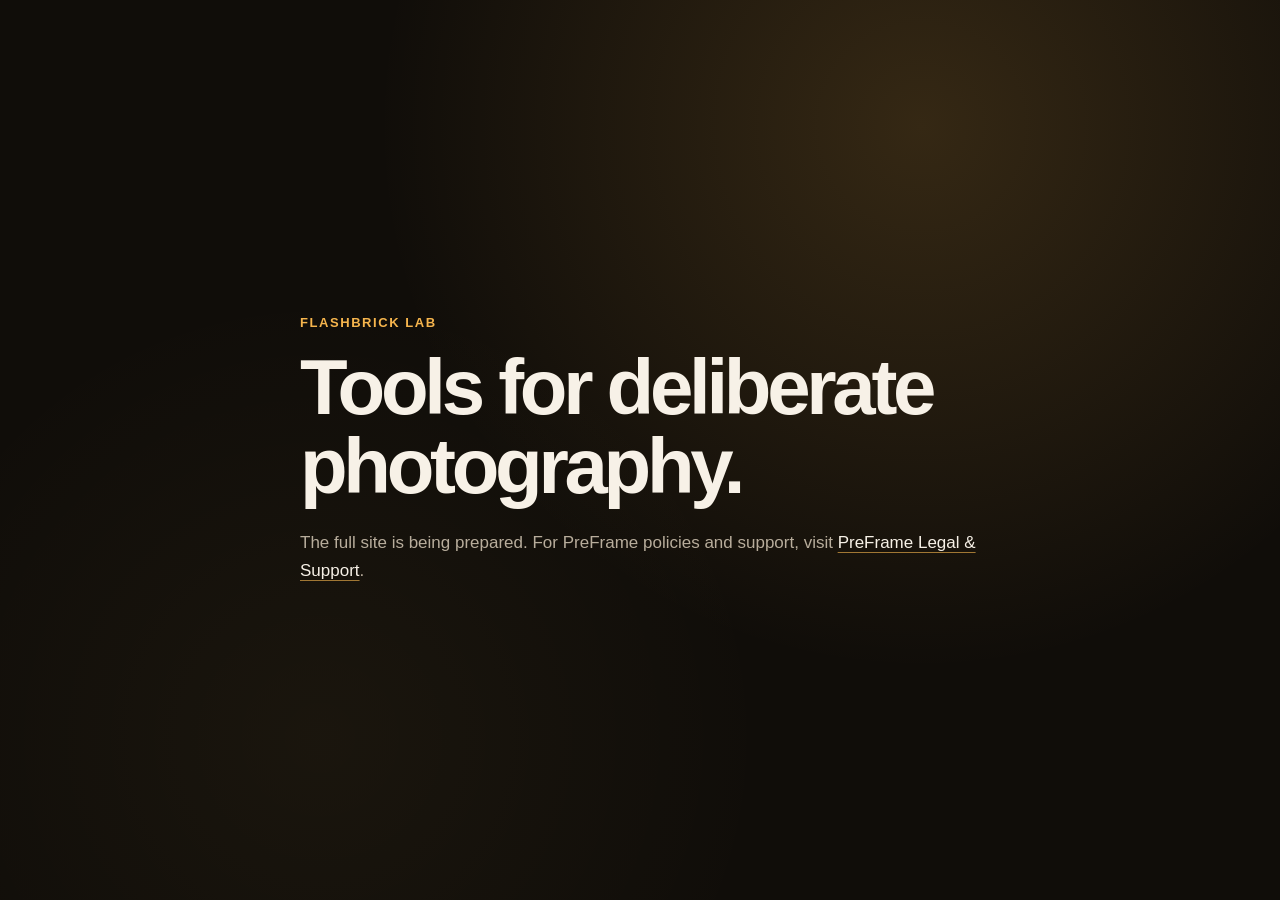
<file: index.html>
<!doctype html>
<html lang="en">
<head>
  <meta charset="utf-8">
  <meta name="viewport" content="width=device-width, initial-scale=1">
  <meta name="description" content="Flashbrick Lab builds thoughtful tools for photography.">
  <title>Flashbrick Lab</title>
  <style>
    :root { color-scheme: dark; }
    * { box-sizing: border-box; }
    body {
      margin: 0;
      min-height: 100vh;
      display: grid;
      place-items: center;
      padding: 28px;
      background:
        radial-gradient(circle at 72% 14%, rgba(246, 181, 77, .16), transparent 34rem),
        radial-gradient(circle at 25% 82%, rgba(255, 211, 110, .045), transparent 28rem),
        #100d09;
      color: #f7f1e7;
      font-family: -apple-system, BlinkMacSystemFont, "SF Pro Display", sans-serif;
    }
    main { width: min(100%, 680px); }
    .eyebrow {
      margin: 0 0 18px;
      color: #f6b54d;
      font-size: 13px;
      font-weight: 700;
      letter-spacing: .12em;
      text-transform: uppercase;
    }
    h1 {
      margin: 0;
      font-size: clamp(44px, 10vw, 78px);
      line-height: 1.02;
      letter-spacing: -.055em;
    }
    .note {
      margin: 22px 0 0;
      color: #b8ad9c;
      font-size: 17px;
      line-height: 1.65;
      letter-spacing: 0;
      text-transform: none;
    }
    a {
      color: #f7f1e7;
      text-decoration-color: rgba(246, 181, 77, .62);
      text-underline-offset: 4px;
      transition: color 160ms ease, text-decoration-color 160ms ease;
    }
    a:hover {
      color: #ffd36e;
      text-decoration-color: #ffd36e;
    }
  </style>
</head>
<body>
  <main>
    <p class="eyebrow">Flashbrick Lab</p>
    <h1>Tools for deliberate photography.</h1>
    <p class="note">The full site is being prepared. For PreFrame policies and support, visit <a href="preframe/legal/">PreFrame Legal &amp; Support</a>.</p>
  </main>
</body>
</html>
</file>
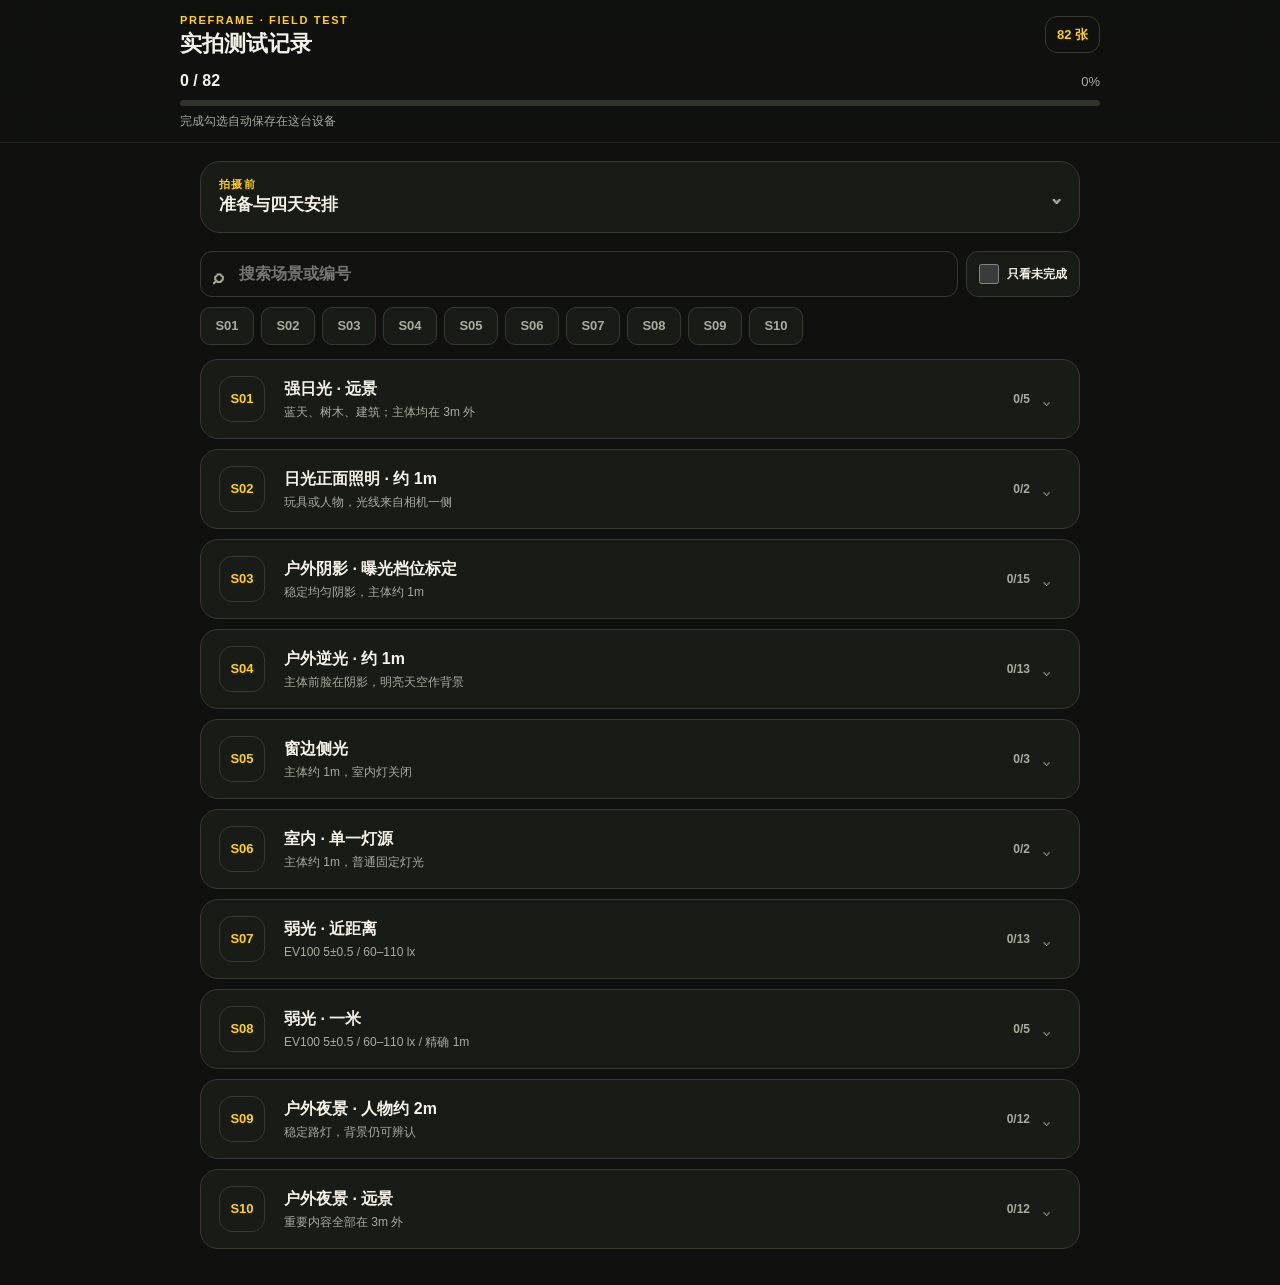
<file: preframe/field-test/index.html>
<!doctype html>
<html lang="zh-CN">
<head>
  <meta charset="utf-8">
  <meta name="viewport" content="width=device-width, initial-scale=1, viewport-fit=cover">
  <meta name="theme-color" content="#171915">
  <meta name="apple-mobile-web-app-capable" content="yes">
  <meta name="apple-mobile-web-app-status-bar-style" content="black-translucent">
  <title>PreFrame 实拍测试记录</title>
  <link rel="icon" href="./icon.svg" type="image/svg+xml">
  <link rel="manifest" href="./manifest.webmanifest">
  <link rel="stylesheet" href="./styles.css">
</head>
<body>
  <header class="topbar">
    <div class="topbar__line">
      <div>
        <p class="eyebrow">PREFRAME · FIELD TEST</p>
        <h1>实拍测试记录</h1>
      </div>
      <span class="header-total">82 张</span>
    </div>
    <div class="progress-block" aria-live="polite">
      <div class="progress-copy"><strong id="progressCount">0 / 82</strong><span id="progressPercent">0%</span></div>
      <div class="progress-track"><span id="progressBar"></span></div>
      <p id="saveStatus">完成勾选自动保存在这台设备</p>
    </div>
  </header>

  <main>
    <details class="guide-card">
      <summary><span><small>拍摄前</small>准备与四天安排</span><span class="summary-arrow">⌄</span></summary>
      <div class="guide-content">
        <h3>开始前确认</h3>
        <div id="prepChecklist" class="checklist"></div>
        <div class="notice"><strong>距离以卷尺为准。</strong>LiDAR 读数、自动闪光是否真的触发、暂停和失误都要另行记录。每次先保存 App 预测与 DNG，再按实体相机快门；相纸弹出后立刻在背面写编号。</div>
        <h3>建议日程</h3>
        <ol class="schedule">
          <li><strong>前半天</strong><span>不用相纸，检查 0.4–4m 的 LiDAR 距离门限，卷尺作为真值。</span></li>
          <li><strong>第 1 天</strong><span>S01–S05，天气稳定时完成；逆光闪光对照优先。</span></li>
          <li><strong>第 2 天</strong><span>先做 S06；S07–S08 控制在 EV100 5±0.5；S09–S10 夜间户外并记录照度。</span></li>
          <li><strong>第 3 天</strong><span>显影稳定后扫描，不预先改曝光或白平衡，按编号匹配 DNG。</span></li>
          <li><strong>第 4 天</strong><span>检查漏号、错误设置和闪光失败，只补拍明确失败项。</span></li>
        </ol>
      </div>
    </details>

    <section class="scene-nav" aria-label="场景导航">
      <div class="filter-row">
        <label class="search"><span>⌕</span><input id="searchInput" type="search" placeholder="搜索场景或编号"></label>
        <label class="toggle"><input id="incompleteOnly" type="checkbox"><span>只看未完成</span></label>
      </div>
      <nav id="sceneChips" class="scene-chips"></nav>
    </section>

    <div id="sceneList" class="scene-list"></div>
  </main>

  <template id="sceneTemplate">
    <article class="scene-card">
      <button class="scene-header" type="button" aria-expanded="false">
        <span class="scene-code"></span>
        <span class="scene-title-wrap"><strong class="scene-title"></strong><small class="scene-summary"></small></span>
        <span class="scene-count"></span>
        <span class="chevron">⌄</span>
      </button>
      <div class="scene-body" hidden>
        <div class="scene-brief"></div>
        <div class="shots"></div>
      </div>
    </article>
  </template>

  <script src="./app.js" defer></script>
</body>
</html>
</file>
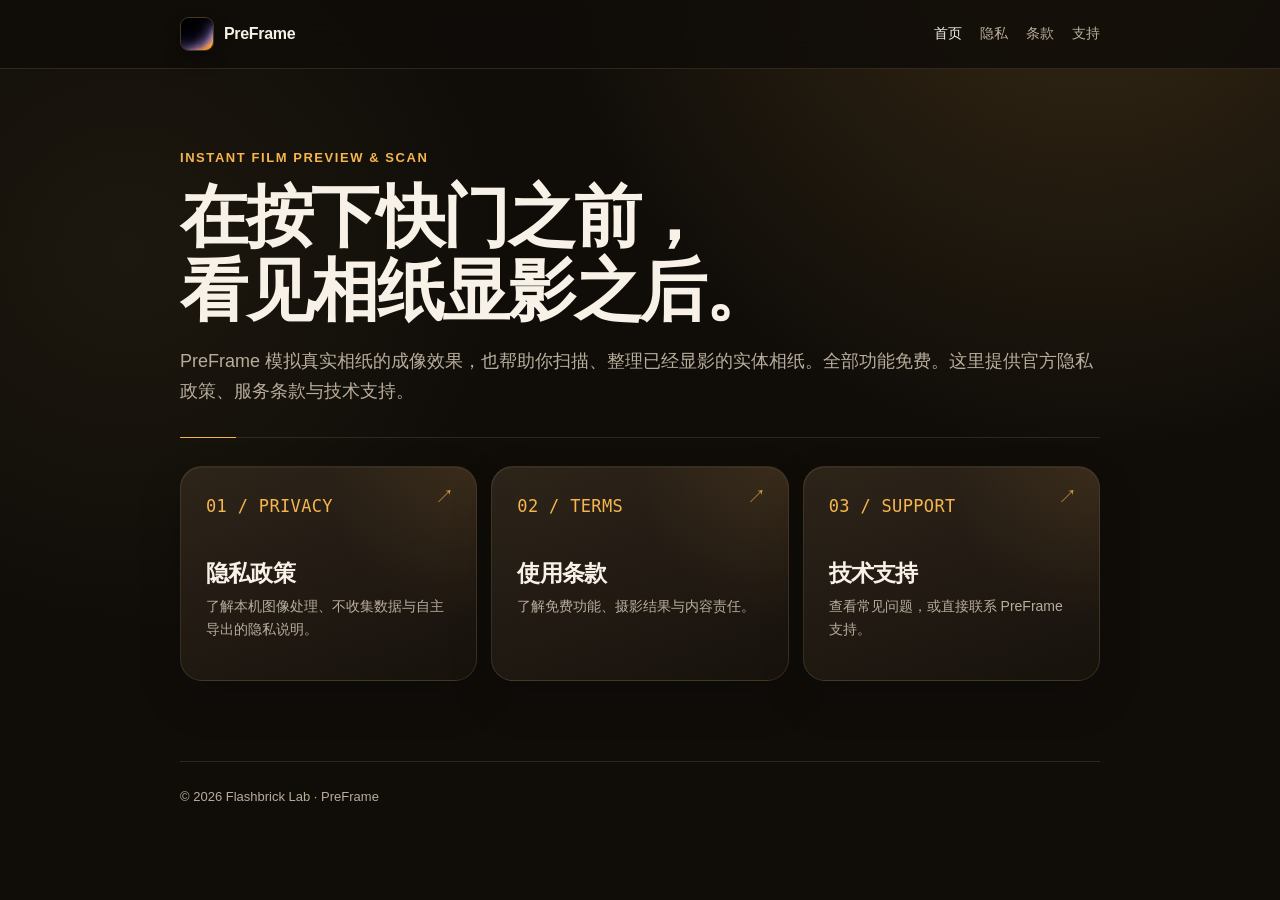
<file: preframe/legal/index.html>
<!doctype html>
<html lang="zh-CN">
<head>
  <meta charset="utf-8">
  <meta name="viewport" content="width=device-width, initial-scale=1">
  <meta name="description" content="PreFrame 官方支持、隐私政策与使用条款。">
  <title>PreFrame · Support &amp; Legal</title>
  <link rel="icon" href="app-icon.png" type="image/png">
  <link rel="apple-touch-icon" href="app-icon.png">
  <link rel="stylesheet" href="styles.css?v=20260930-3">
</head>
<body class="home-page">
  <header class="site-header">
    <nav class="nav" aria-label="主导航">
      <a class="brand" href="index.html"><img class="brand-icon" src="app-icon.png" alt="" width="34" height="34" style="width:34px;height:34px;min-width:34px;max-width:34px;border-radius:9px;object-fit:cover"><span>PreFrame</span></a>
      <div class="nav-links">
        <a aria-current="page" href="index.html">首页</a>
        <a href="privacy.html">隐私</a>
        <a href="terms.html">条款</a>
        <a href="support.html">支持</a>
      </div>
    </nav>
  </header>

  <main>
    <section class="hero">
      <p class="eyebrow">Instant film preview &amp; scan</p>
      <h1>在按下快门之前，<br class="title-break">看见相纸显影之后。</h1>
      <p class="lede">PreFrame 模拟真实相纸的成像效果，也帮助你扫描、整理已经显影的实体相纸。全部功能免费。这里提供官方隐私政策、服务条款与技术支持。</p>
    </section>

    <section class="grid" aria-label="法律与支持页面">
      <a class="card" href="privacy.html">
        <span class="icon">01 / PRIVACY</span>
        <h2>隐私政策</h2>
        <p>了解本机图像处理、不收集数据与自主导出的隐私说明。</p>
      </a>
      <a class="card" href="terms.html">
        <span class="icon">02 / TERMS</span>
        <h2>使用条款</h2>
        <p>了解免费功能、摄影结果与内容责任。</p>
      </a>
      <a class="card" href="support.html">
        <span class="icon">03 / SUPPORT</span>
        <h2>技术支持</h2>
        <p>查看常见问题，或直接联系 PreFrame 支持。</p>
      </a>
    </section>
  </main>

  <footer>© 2026 Flashbrick Lab · PreFrame</footer>
</body>
</html>
</file>
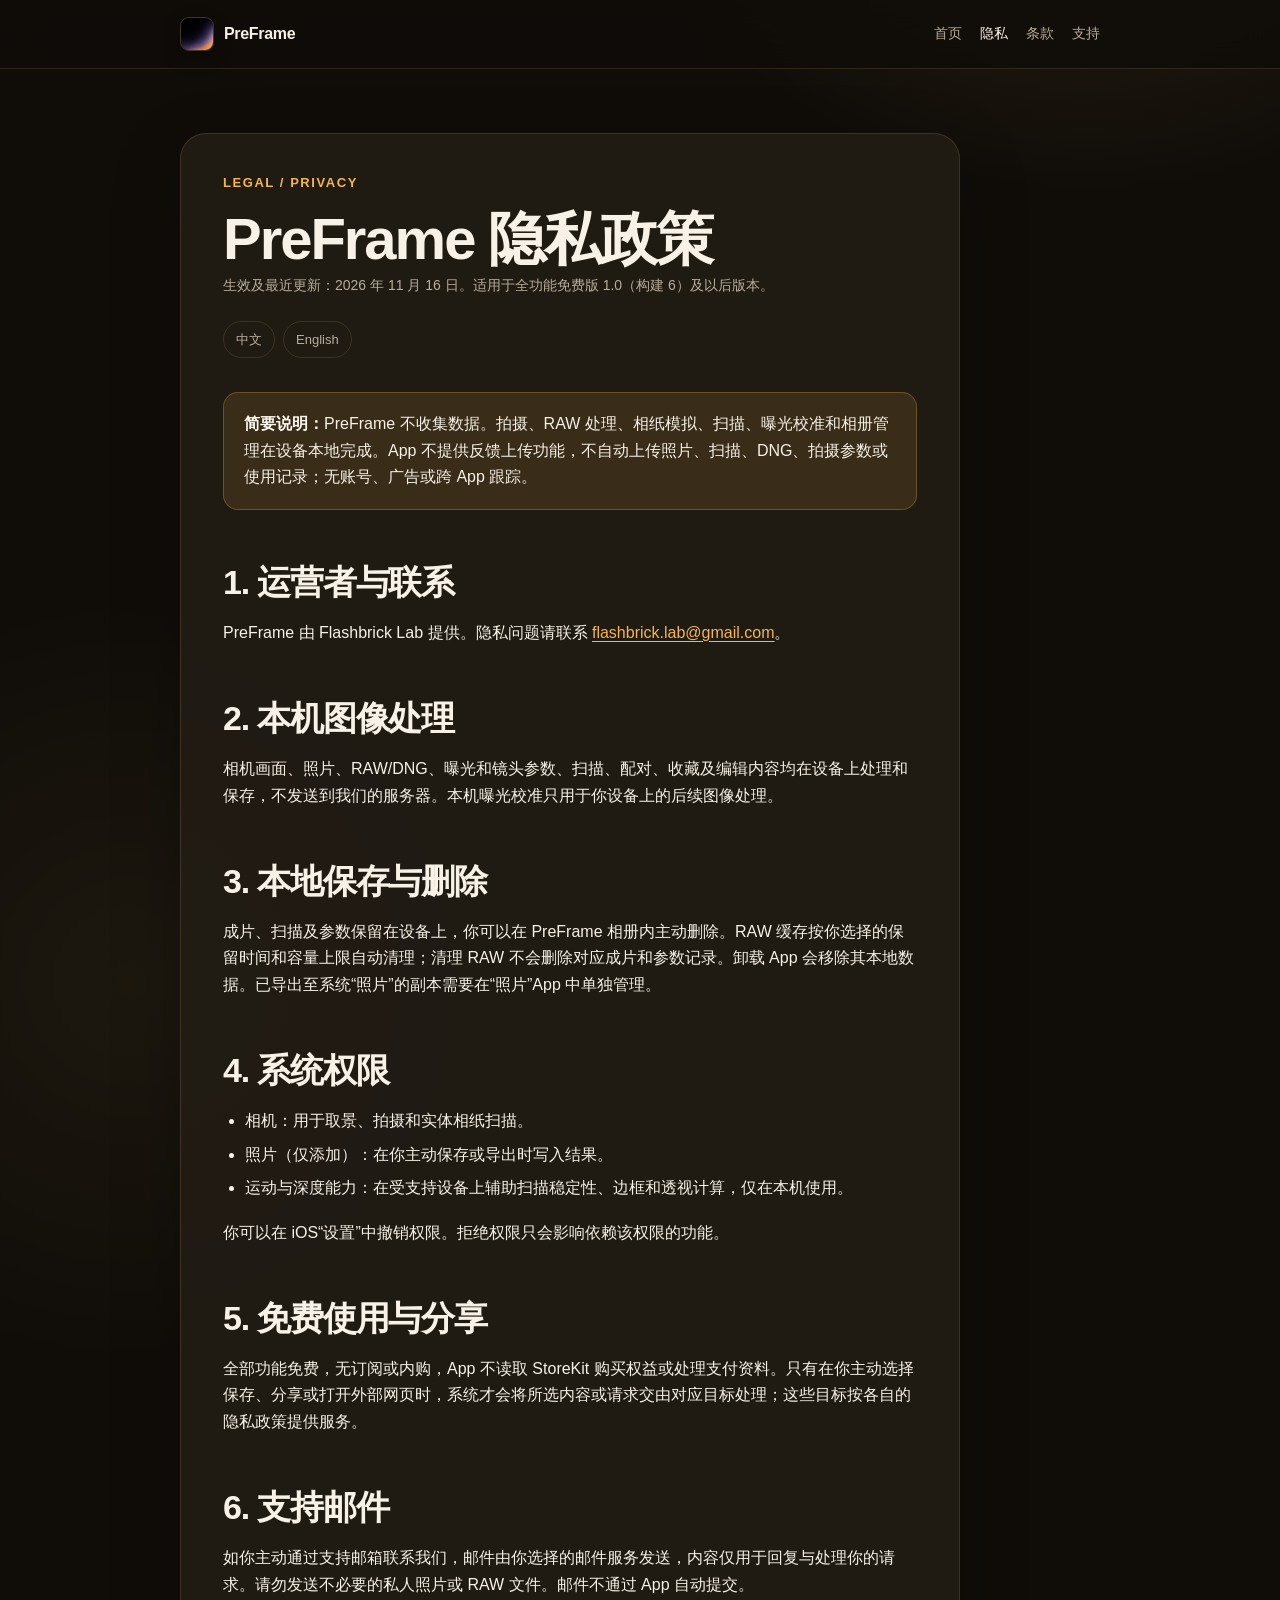
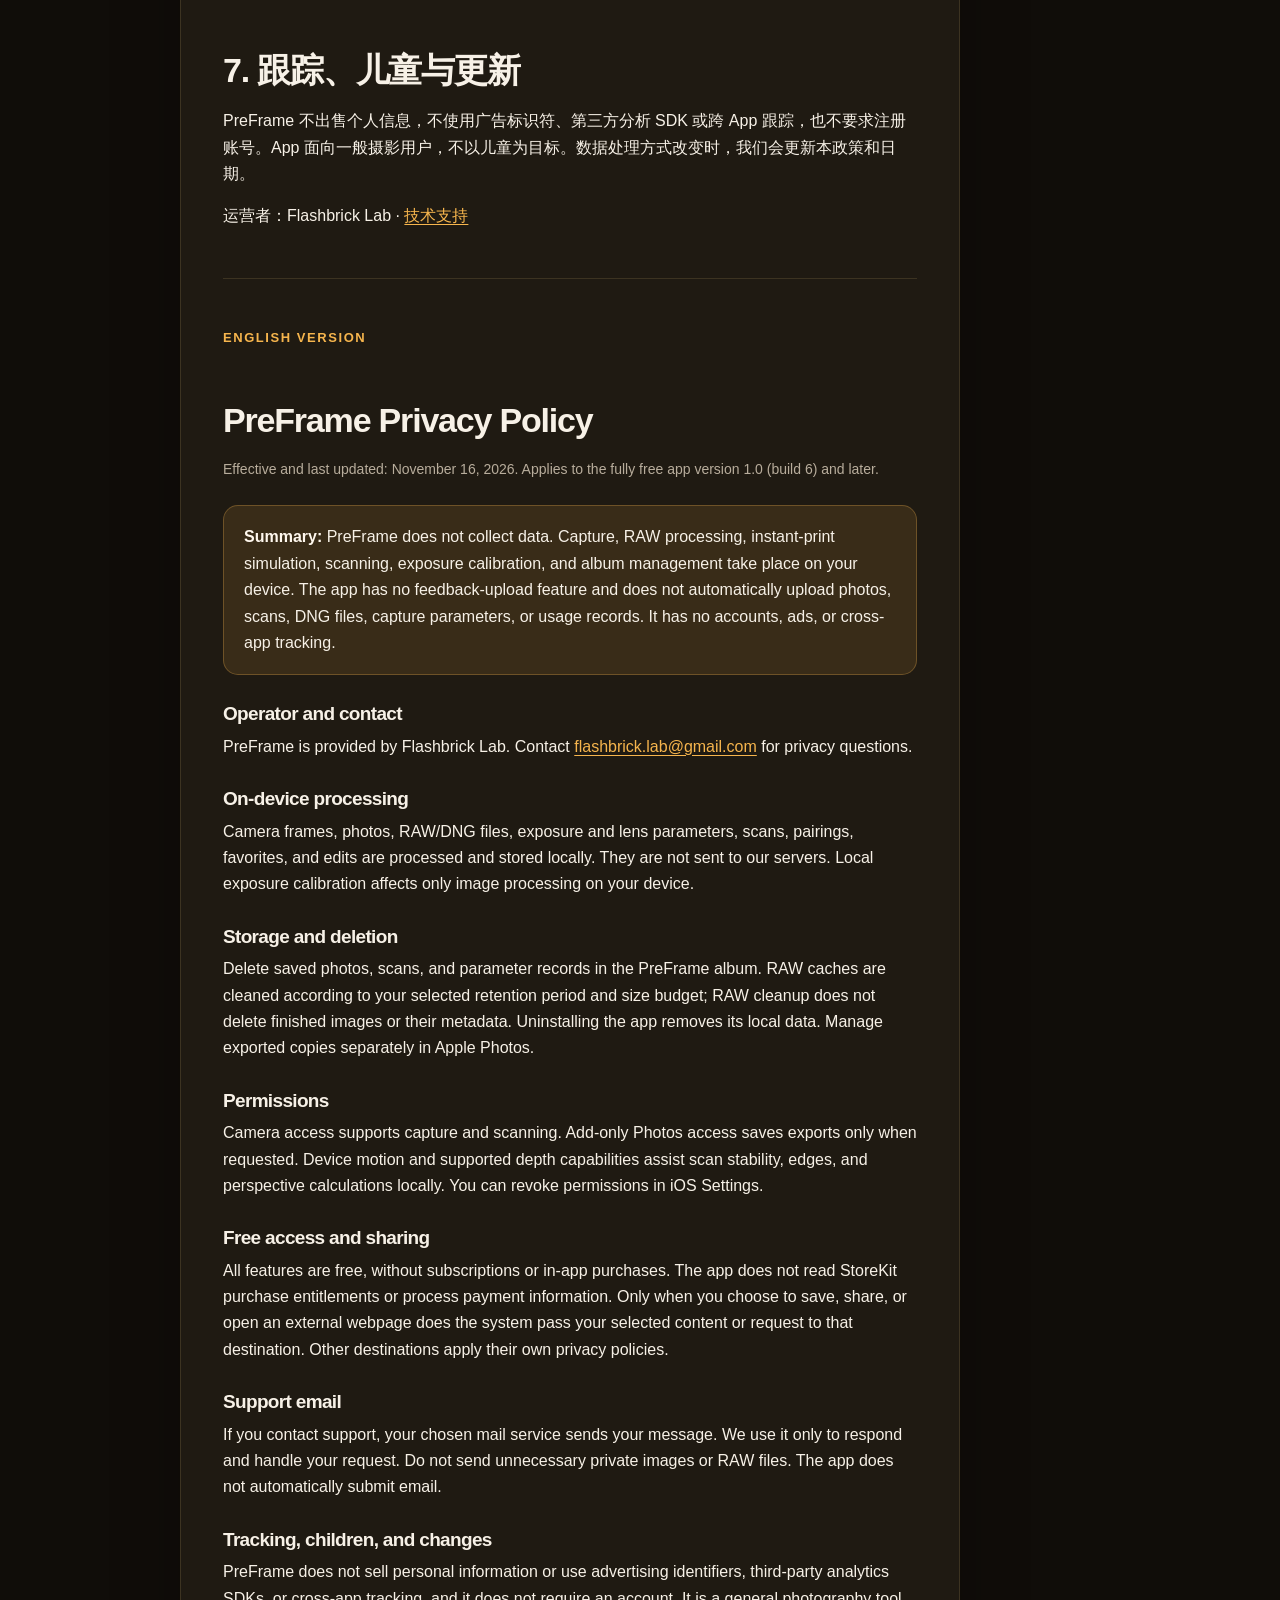
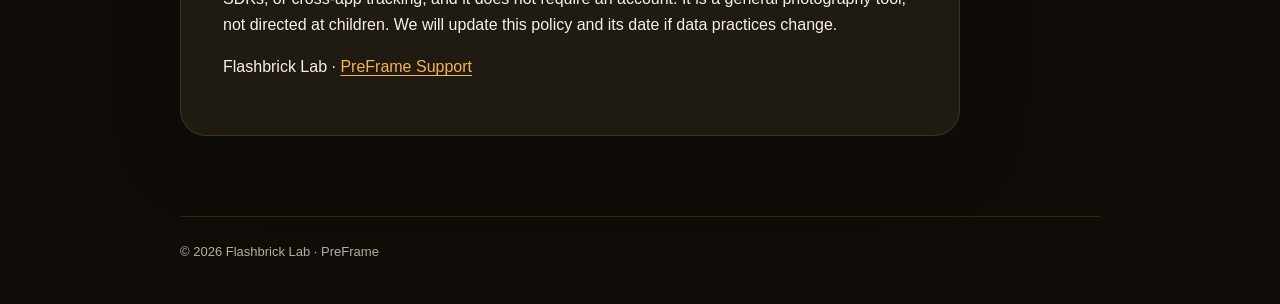
<file: preframe/legal/privacy.html>
<!doctype html>
<html lang="zh-CN">
<head>
  <meta charset="utf-8">
  <meta name="viewport" content="width=device-width, initial-scale=1">
  <meta name="description" content="PreFrame 隐私政策 / Privacy Policy">
  <title>隐私政策 · PreFrame</title>
  <link rel="icon" href="app-icon.png" type="image/png">
  <link rel="apple-touch-icon" href="app-icon.png">
  <link rel="stylesheet" href="styles.css?v=20260901-2">
</head>
<body>
  <header class="site-header">
    <nav class="nav" aria-label="主导航">
      <a class="brand" href="index.html"><img class="brand-icon" src="app-icon.png" alt="" width="34" height="34" style="width:34px;height:34px;min-width:34px;max-width:34px;border-radius:9px;object-fit:cover"><span>PreFrame</span></a>
      <div class="nav-links">
        <a href="index.html">首页</a><a aria-current="page" href="privacy.html">隐私</a><a href="terms.html">条款</a><a href="support.html">支持</a>
      </div>
    </nav>
  </header>

  <main>
    <article class="document">
      <p class="eyebrow">Legal / Privacy</p>
      <h1>PreFrame 隐私政策</h1>
      <p class="meta">生效及最近更新：2026 年 11 月 16 日。适用于全功能免费版 1.0（构建 6）及以后版本。</p>
      <div class="language-switch"><a href="#zh">中文</a><a href="#en">English</a></div>
      <section id="zh">
        <div class="notice"><strong>简要说明：</strong>PreFrame 不收集数据。拍摄、RAW 处理、相纸模拟、扫描、曝光校准和相册管理在设备本地完成。App 不提供反馈上传功能，不自动上传照片、扫描、DNG、拍摄参数或使用记录；无账号、广告或跨 App 跟踪。</div>
        <h2>1. 运营者与联系</h2>
        <p>PreFrame 由 Flashbrick Lab 提供。隐私问题请联系 <a href="mailto:flashbrick.lab@gmail.com">flashbrick.lab@gmail.com</a>。</p>
        <h2>2. 本机图像处理</h2>
        <p>相机画面、照片、RAW/DNG、曝光和镜头参数、扫描、配对、收藏及编辑内容均在设备上处理和保存，不发送到我们的服务器。本机曝光校准只用于你设备上的后续图像处理。</p>
        <h2>3. 本地保存与删除</h2>
        <p>成片、扫描及参数保留在设备上，你可以在 PreFrame 相册内主动删除。RAW 缓存按你选择的保留时间和容量上限自动清理；清理 RAW 不会删除对应成片和参数记录。卸载 App 会移除其本地数据。已导出至系统“照片”的副本需要在“照片”App 中单独管理。</p>
        <h2>4. 系统权限</h2>
        <ul><li>相机：用于取景、拍摄和实体相纸扫描。</li><li>照片（仅添加）：在你主动保存或导出时写入结果。</li><li>运动与深度能力：在受支持设备上辅助扫描稳定性、边框和透视计算，仅在本机使用。</li></ul>
        <p>你可以在 iOS“设置”中撤销权限。拒绝权限只会影响依赖该权限的功能。</p>
        <h2>5. 免费使用与分享</h2>
        <p>全部功能免费，无订阅或内购，App 不读取 StoreKit 购买权益或处理支付资料。只有在你主动选择保存、分享或打开外部网页时，系统才会将所选内容或请求交由对应目标处理；这些目标按各自的隐私政策提供服务。</p>
        <h2>6. 支持邮件</h2>
        <p>如你主动通过支持邮箱联系我们，邮件由你选择的邮件服务发送，内容仅用于回复与处理你的请求。请勿发送不必要的私人照片或 RAW 文件。邮件不通过 App 自动提交。</p>
        <h2>7. 跟踪、儿童与更新</h2>
        <p>PreFrame 不出售个人信息，不使用广告标识符、第三方分析 SDK 或跨 App 跟踪，也不要求注册账号。App 面向一般摄影用户，不以儿童为目标。数据处理方式改变时，我们会更新本政策和日期。</p>
        <p>运营者：Flashbrick Lab · <a href="support.html">技术支持</a></p>
      </section>
      <hr>
      <section id="en" lang="en">
        <p class="eyebrow">English version</p><h2>PreFrame Privacy Policy</h2>
        <p class="meta">Effective and last updated: November 16, 2026. Applies to the fully free app version 1.0 (build 6) and later.</p>
        <div class="notice"><strong>Summary:</strong> PreFrame does not collect data. Capture, RAW processing, instant-print simulation, scanning, exposure calibration, and album management take place on your device. The app has no feedback-upload feature and does not automatically upload photos, scans, DNG files, capture parameters, or usage records. It has no accounts, ads, or cross-app tracking.</div>
        <h3>Operator and contact</h3><p>PreFrame is provided by Flashbrick Lab. Contact <a href="mailto:flashbrick.lab@gmail.com">flashbrick.lab@gmail.com</a> for privacy questions.</p>
        <h3>On-device processing</h3><p>Camera frames, photos, RAW/DNG files, exposure and lens parameters, scans, pairings, favorites, and edits are processed and stored locally. They are not sent to our servers. Local exposure calibration affects only image processing on your device.</p>
        <h3>Storage and deletion</h3><p>Delete saved photos, scans, and parameter records in the PreFrame album. RAW caches are cleaned according to your selected retention period and size budget; RAW cleanup does not delete finished images or their metadata. Uninstalling the app removes its local data. Manage exported copies separately in Apple Photos.</p>
        <h3>Permissions</h3><p>Camera access supports capture and scanning. Add-only Photos access saves exports only when requested. Device motion and supported depth capabilities assist scan stability, edges, and perspective calculations locally. You can revoke permissions in iOS Settings.</p>
        <h3>Free access and sharing</h3><p>All features are free, without subscriptions or in-app purchases. The app does not read StoreKit purchase entitlements or process payment information. Only when you choose to save, share, or open an external webpage does the system pass your selected content or request to that destination. Other destinations apply their own privacy policies.</p>
        <h3>Support email</h3><p>If you contact support, your chosen mail service sends your message. We use it only to respond and handle your request. Do not send unnecessary private images or RAW files. The app does not automatically submit email.</p>
        <h3>Tracking, children, and changes</h3><p>PreFrame does not sell personal information or use advertising identifiers, third-party analytics SDKs, or cross-app tracking, and it does not require an account. It is a general photography tool, not directed at children. We will update this policy and its date if data practices change.</p>
        <p>Flashbrick Lab · <a href="support.html">PreFrame Support</a></p>
      </section>
    </article>
  </main>
  <footer>© 2026 Flashbrick Lab · PreFrame</footer>
</body>
</html>
</file>
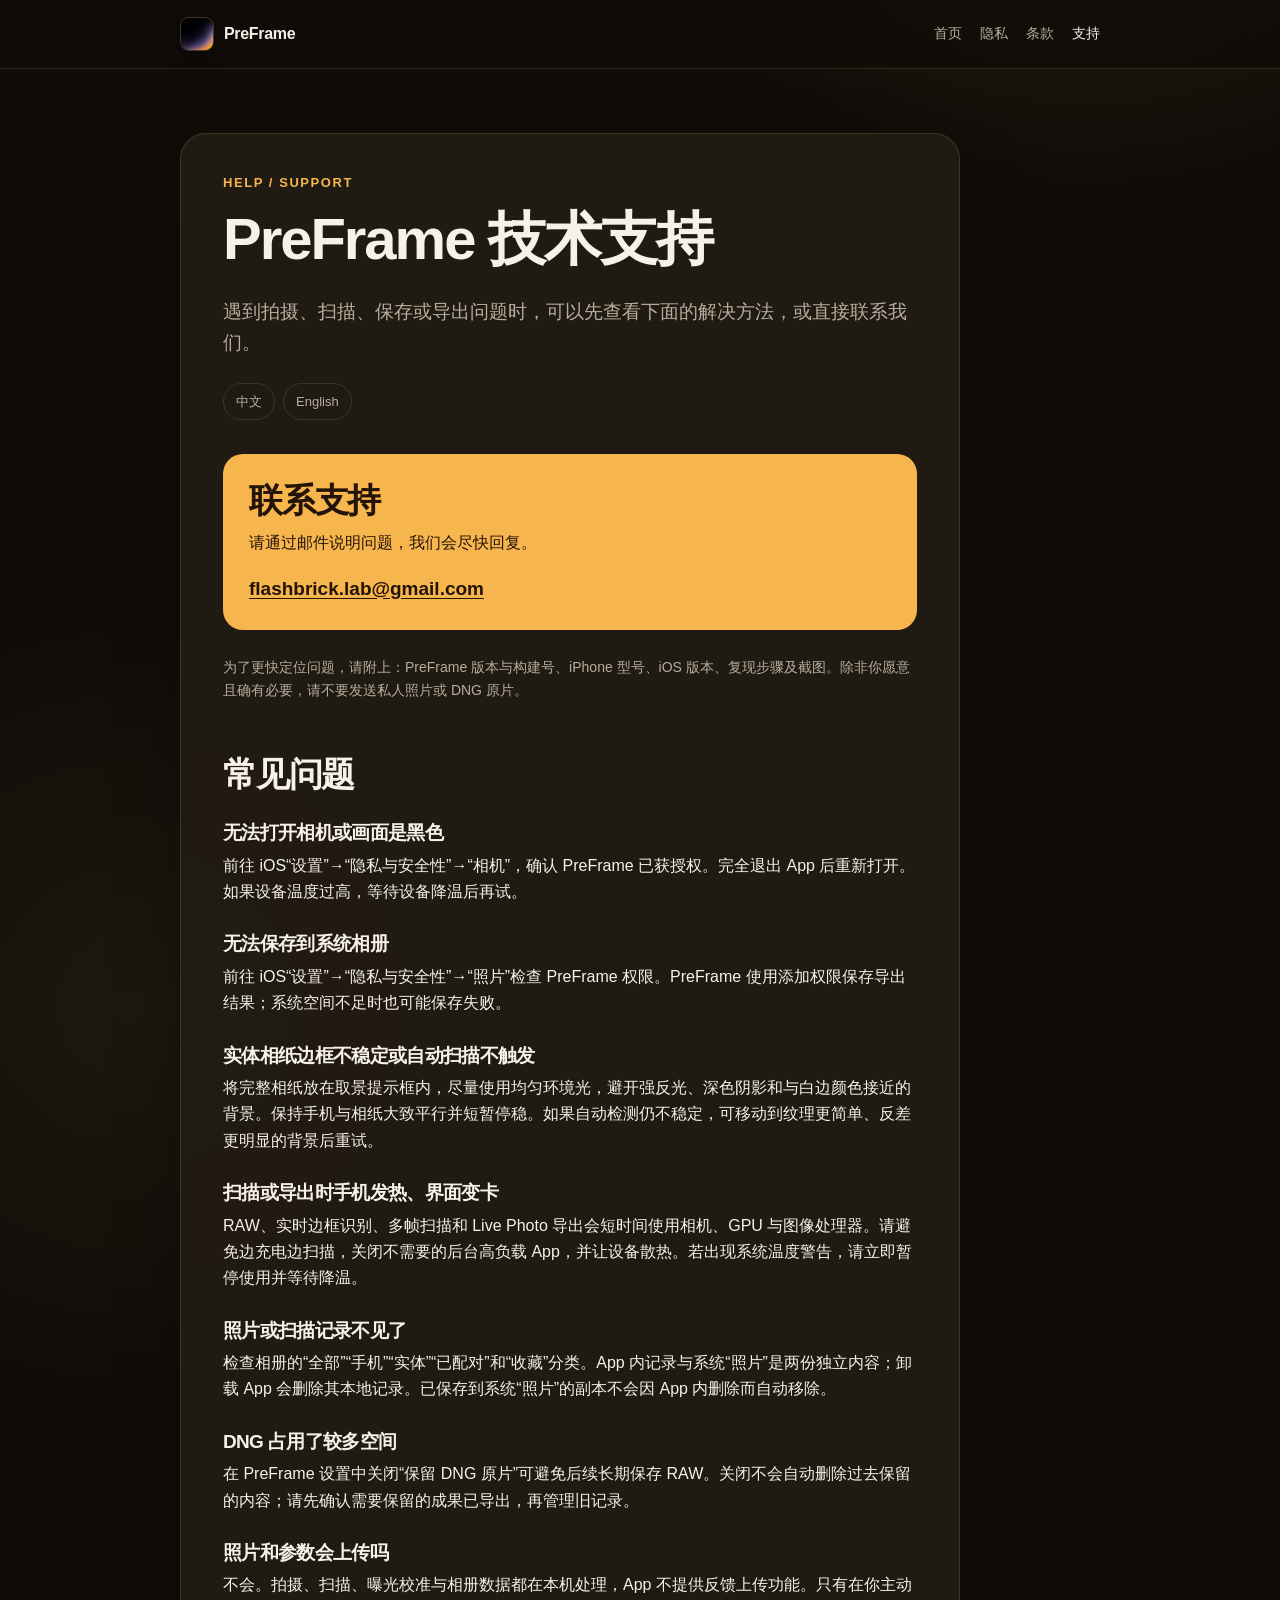
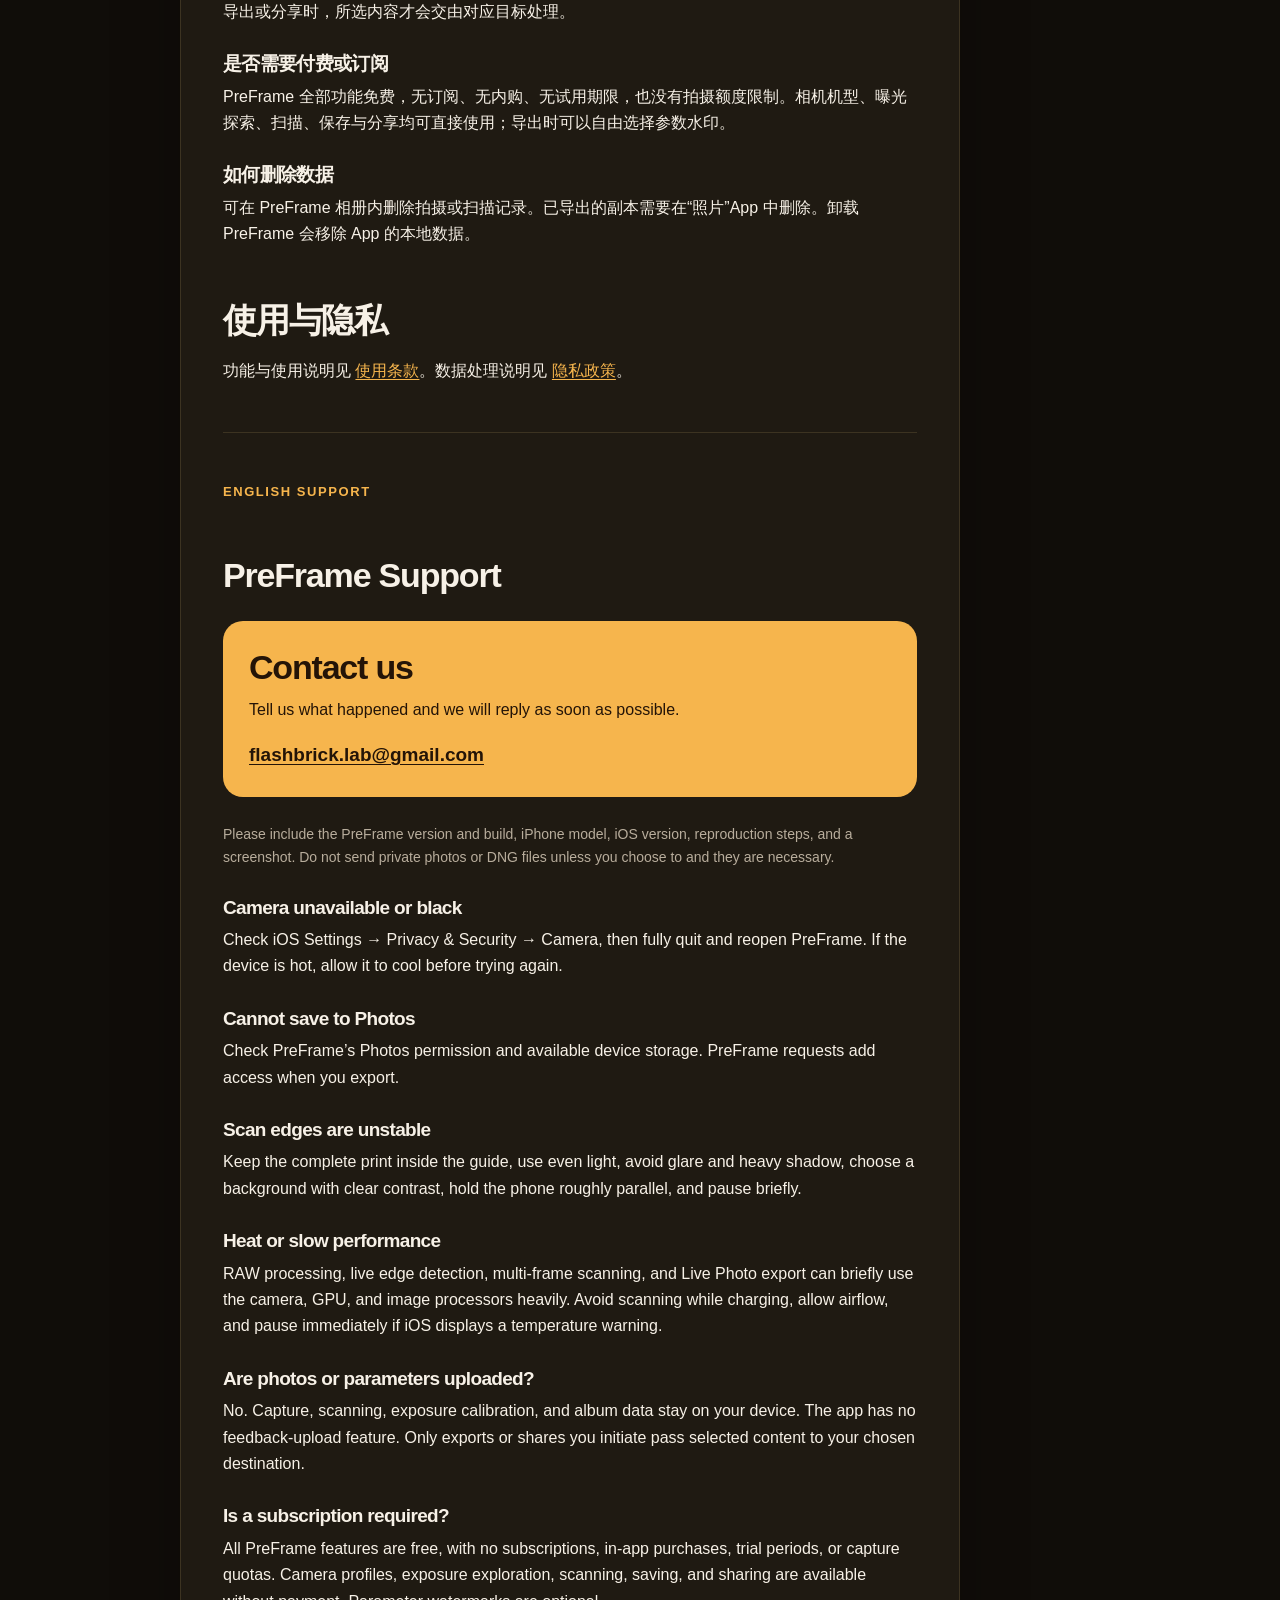
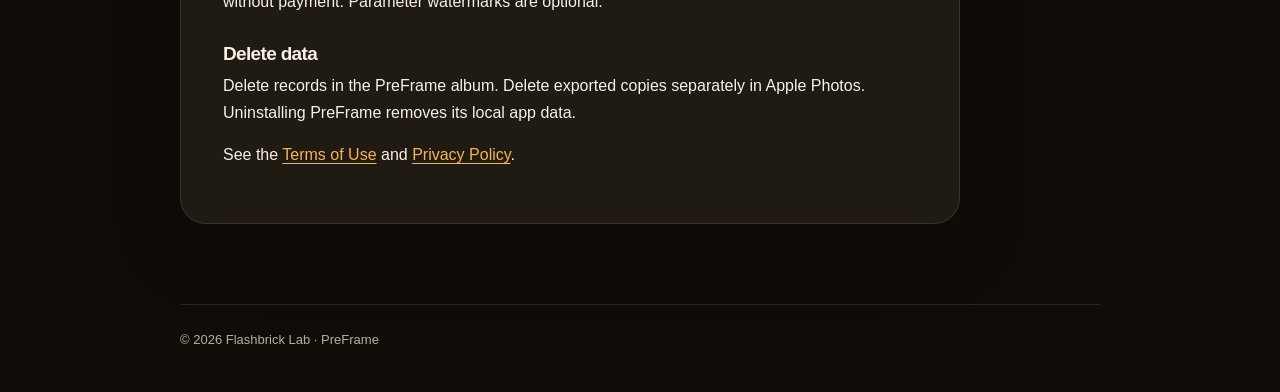
<file: preframe/legal/support.html>
<!doctype html>
<html lang="zh-CN">
<head>
  <meta charset="utf-8"><meta name="viewport" content="width=device-width, initial-scale=1">
  <meta name="description" content="PreFrame 官方技术支持与常见问题。">
  <title>技术支持 · PreFrame</title><link rel="icon" href="app-icon.png" type="image/png"><link rel="apple-touch-icon" href="app-icon.png"><link rel="stylesheet" href="styles.css?v=20260901-2">
</head>
<body>
  <header class="site-header"><nav class="nav" aria-label="主导航"><a class="brand" href="index.html"><img class="brand-icon" src="app-icon.png" alt="" width="34" height="34" style="width:34px;height:34px;min-width:34px;max-width:34px;border-radius:9px;object-fit:cover"><span>PreFrame</span></a><div class="nav-links"><a href="index.html">首页</a><a href="privacy.html">隐私</a><a href="terms.html">条款</a><a aria-current="page" href="support.html">支持</a></div></nav></header>
  <main><article class="document">
    <p class="eyebrow">Help / Support</p><h1>PreFrame 技术支持</h1>
    <p class="lede">遇到拍摄、扫描、保存或导出问题时，可以先查看下面的解决方法，或直接联系我们。</p>
    <div class="language-switch"><a href="#zh">中文</a><a href="#en">English</a></div>

    <section id="zh">
      <div class="contact-panel"><h2>联系支持</h2><p>请通过邮件说明问题，我们会尽快回复。</p><a href="mailto:flashbrick.lab@gmail.com?subject=PreFrame%20%E6%8A%80%E6%9C%AF%E6%94%AF%E6%8C%81">flashbrick.lab@gmail.com</a></div>
      <p class="meta">为了更快定位问题，请附上：PreFrame 版本与构建号、iPhone 型号、iOS 版本、复现步骤及截图。除非你愿意且确有必要，请不要发送私人照片或 DNG 原片。</p>

      <h2>常见问题</h2>
      <h3>无法打开相机或画面是黑色</h3><p>前往 iOS“设置”→“隐私与安全性”→“相机”，确认 PreFrame 已获授权。完全退出 App 后重新打开。如果设备温度过高，等待设备降温后再试。</p>
      <h3>无法保存到系统相册</h3><p>前往 iOS“设置”→“隐私与安全性”→“照片”检查 PreFrame 权限。PreFrame 使用添加权限保存导出结果；系统空间不足时也可能保存失败。</p>
      <h3>实体相纸边框不稳定或自动扫描不触发</h3><p>将完整相纸放在取景提示框内，尽量使用均匀环境光，避开强反光、深色阴影和与白边颜色接近的背景。保持手机与相纸大致平行并短暂停稳。如果自动检测仍不稳定，可移动到纹理更简单、反差更明显的背景后重试。</p>
      <h3>扫描或导出时手机发热、界面变卡</h3><p>RAW、实时边框识别、多帧扫描和 Live Photo 导出会短时间使用相机、GPU 与图像处理器。请避免边充电边扫描，关闭不需要的后台高负载 App，并让设备散热。若出现系统温度警告，请立即暂停使用并等待降温。</p>
      <h3>照片或扫描记录不见了</h3><p>检查相册的“全部”“手机”“实体”“已配对”和“收藏”分类。App 内记录与系统“照片”是两份独立内容；卸载 App 会删除其本地记录。已保存到系统“照片”的副本不会因 App 内删除而自动移除。</p>
      <h3>DNG 占用了较多空间</h3><p>在 PreFrame 设置中关闭“保留 DNG 原片”可避免后续长期保存 RAW。关闭不会自动删除过去保留的内容；请先确认需要保留的成果已导出，再管理旧记录。</p>
      <h3>照片和参数会上传吗</h3><p>不会。拍摄、扫描、曝光校准与相册数据都在本机处理，App 不提供反馈上传功能。只有在你主动导出或分享时，所选内容才会交由对应目标处理。</p>
      <h3>是否需要付费或订阅</h3><p>PreFrame 全部功能免费，无订阅、无内购、无试用期限，也没有拍摄额度限制。相机机型、曝光探索、扫描、保存与分享均可直接使用；导出时可以自由选择参数水印。</p>
      <h3>如何删除数据</h3><p>可在 PreFrame 相册内删除拍摄或扫描记录。已导出的副本需要在“照片”App 中删除。卸载 PreFrame 会移除 App 的本地数据。</p>

      <h2>使用与隐私</h2><p>功能与使用说明见 <a href="terms.html">使用条款</a>。数据处理说明见 <a href="privacy.html">隐私政策</a>。</p>
    </section>

    <hr>
    <section id="en" lang="en">
      <p class="eyebrow">English support</p><h2>PreFrame Support</h2>
      <div class="contact-panel"><h2>Contact us</h2><p>Tell us what happened and we will reply as soon as possible.</p><a href="mailto:flashbrick.lab@gmail.com?subject=PreFrame%20Support">flashbrick.lab@gmail.com</a></div>
      <p class="meta">Please include the PreFrame version and build, iPhone model, iOS version, reproduction steps, and a screenshot. Do not send private photos or DNG files unless you choose to and they are necessary.</p>
      <h3>Camera unavailable or black</h3><p>Check iOS Settings → Privacy &amp; Security → Camera, then fully quit and reopen PreFrame. If the device is hot, allow it to cool before trying again.</p>
      <h3>Cannot save to Photos</h3><p>Check PreFrame’s Photos permission and available device storage. PreFrame requests add access when you export.</p>
      <h3>Scan edges are unstable</h3><p>Keep the complete print inside the guide, use even light, avoid glare and heavy shadow, choose a background with clear contrast, hold the phone roughly parallel, and pause briefly.</p>
      <h3>Heat or slow performance</h3><p>RAW processing, live edge detection, multi-frame scanning, and Live Photo export can briefly use the camera, GPU, and image processors heavily. Avoid scanning while charging, allow airflow, and pause immediately if iOS displays a temperature warning.</p>
      <h3>Are photos or parameters uploaded?</h3><p>No. Capture, scanning, exposure calibration, and album data stay on your device. The app has no feedback-upload feature. Only exports or shares you initiate pass selected content to your chosen destination.</p>
      <h3>Is a subscription required?</h3><p>All PreFrame features are free, with no subscriptions, in-app purchases, trial periods, or capture quotas. Camera profiles, exposure exploration, scanning, saving, and sharing are available without payment. Parameter watermarks are optional.</p>
      <h3>Delete data</h3><p>Delete records in the PreFrame album. Delete exported copies separately in Apple Photos. Uninstalling PreFrame removes its local app data.</p>
      <p>See the <a href="terms.html">Terms of Use</a> and <a href="privacy.html">Privacy Policy</a>.</p>
    </section>
  </article></main>
  <footer>© 2026 Flashbrick Lab · PreFrame</footer>
</body></html>
</file>
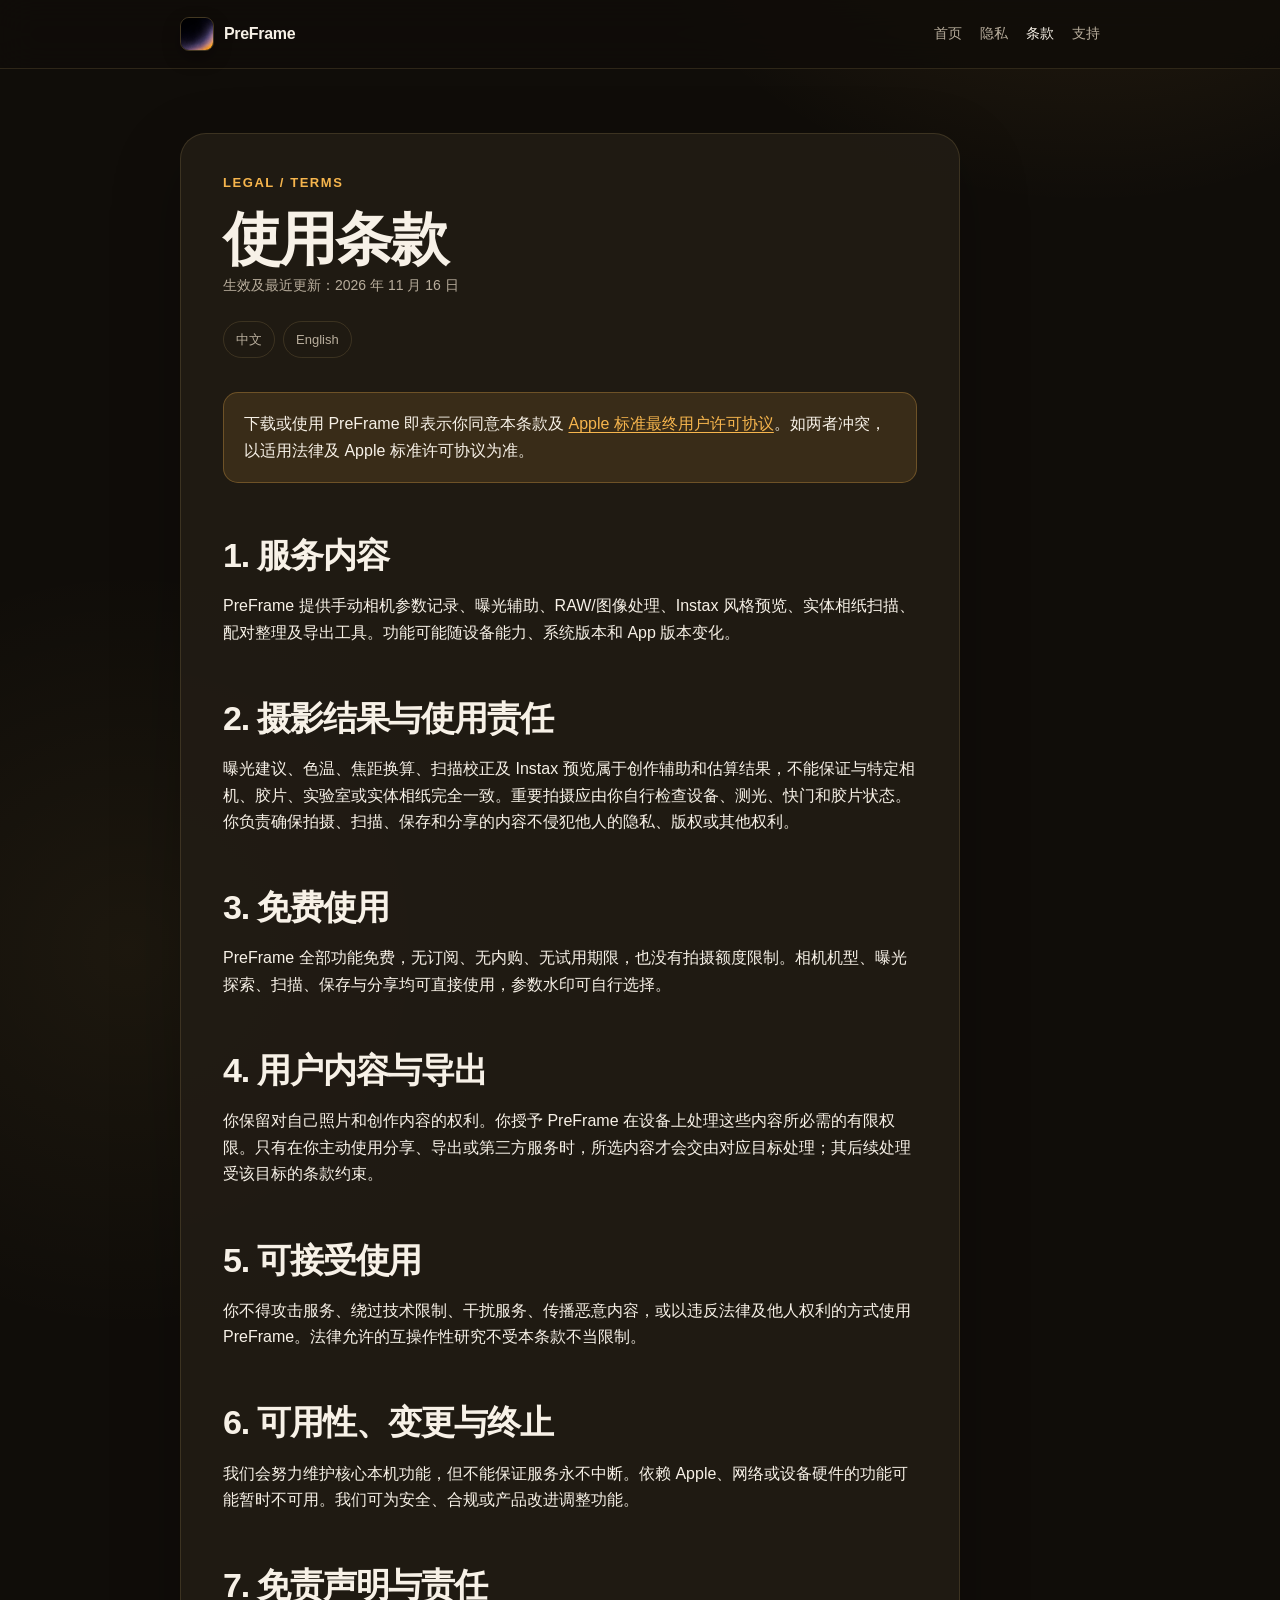
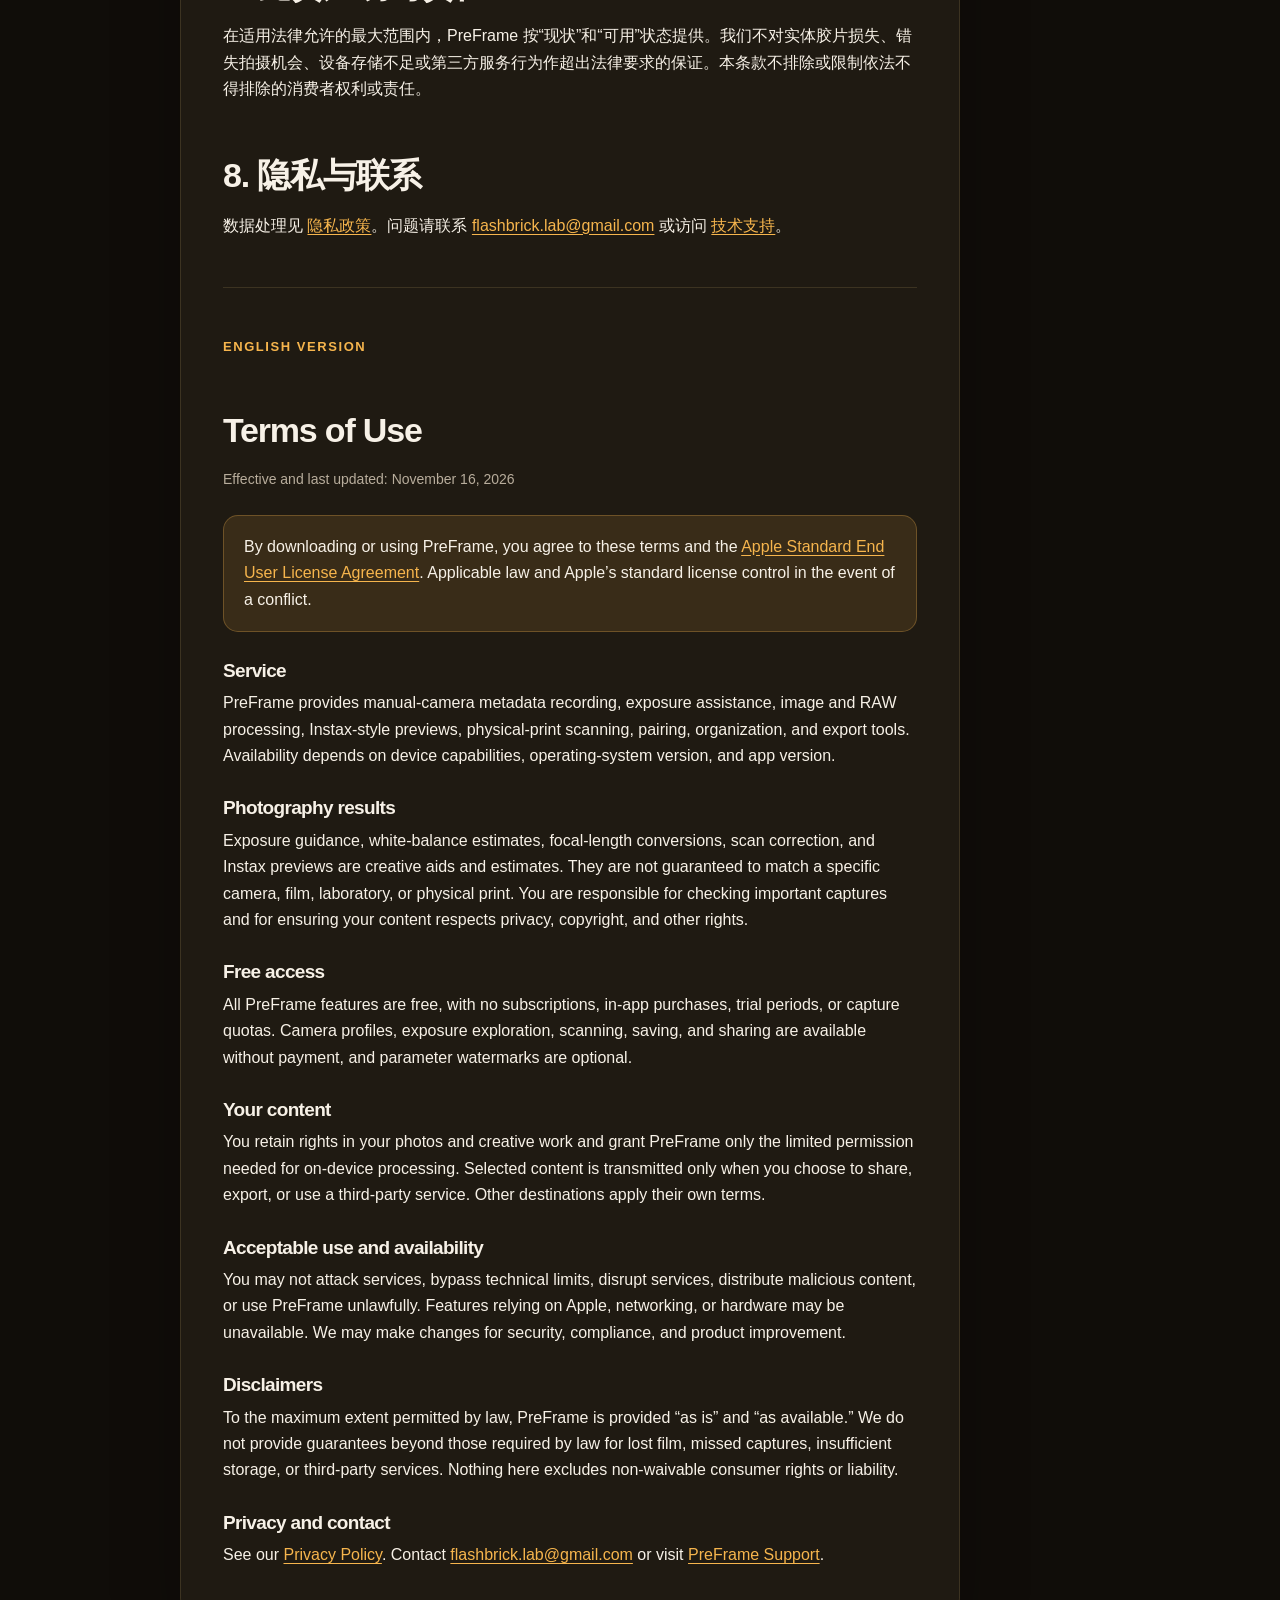
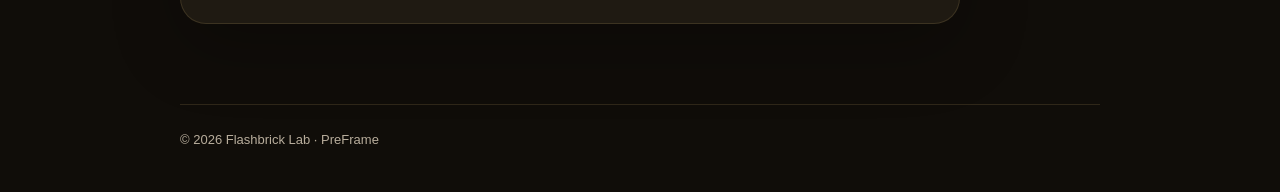
<file: preframe/legal/terms.html>
<!doctype html>
<html lang="zh-CN">
<head>
  <meta charset="utf-8"><meta name="viewport" content="width=device-width, initial-scale=1">
  <meta name="description" content="PreFrame 使用条款 / Terms of Use">
  <title>使用条款 · PreFrame</title><link rel="icon" href="app-icon.png" type="image/png"><link rel="apple-touch-icon" href="app-icon.png"><link rel="stylesheet" href="styles.css?v=20260901-2">
</head>
<body>
  <header class="site-header"><nav class="nav" aria-label="主导航"><a class="brand" href="index.html"><img class="brand-icon" src="app-icon.png" alt="" width="34" height="34" style="width:34px;height:34px;min-width:34px;max-width:34px;border-radius:9px;object-fit:cover"><span>PreFrame</span></a><div class="nav-links"><a href="index.html">首页</a><a href="privacy.html">隐私</a><a aria-current="page" href="terms.html">条款</a><a href="support.html">支持</a></div></nav></header>
  <main><article class="document">
    <p class="eyebrow">Legal / Terms</p><h1>使用条款</h1><p class="meta">生效及最近更新：2026 年 11 月 16 日</p>
    <div class="language-switch"><a href="#zh">中文</a><a href="#en">English</a></div>

    <section id="zh">
      <div class="notice">下载或使用 PreFrame 即表示你同意本条款及 <a href="https://www.apple.com/legal/internet-services/itunes/dev/stdeula/">Apple 标准最终用户许可协议</a>。如两者冲突，以适用法律及 Apple 标准许可协议为准。</div>
      <h2>1. 服务内容</h2>
      <p>PreFrame 提供手动相机参数记录、曝光辅助、RAW/图像处理、Instax 风格预览、实体相纸扫描、配对整理及导出工具。功能可能随设备能力、系统版本和 App 版本变化。</p>
      <h2>2. 摄影结果与使用责任</h2>
      <p>曝光建议、色温、焦距换算、扫描校正及 Instax 预览属于创作辅助和估算结果，不能保证与特定相机、胶片、实验室或实体相纸完全一致。重要拍摄应由你自行检查设备、测光、快门和胶片状态。你负责确保拍摄、扫描、保存和分享的内容不侵犯他人的隐私、版权或其他权利。</p>
      <h2>3. 免费使用</h2>
      <p>PreFrame 全部功能免费，无订阅、无内购、无试用期限，也没有拍摄额度限制。相机机型、曝光探索、扫描、保存与分享均可直接使用，参数水印可自行选择。</p>
      <h2>4. 用户内容与导出</h2>
      <p>你保留对自己照片和创作内容的权利。你授予 PreFrame 在设备上处理这些内容所必需的有限权限。只有在你主动使用分享、导出或第三方服务时，所选内容才会交由对应目标处理；其后续处理受该目标的条款约束。</p>
      <h2>5. 可接受使用</h2>
      <p>你不得攻击服务、绕过技术限制、干扰服务、传播恶意内容，或以违反法律及他人权利的方式使用 PreFrame。法律允许的互操作性研究不受本条款不当限制。</p>
      <h2>6. 可用性、变更与终止</h2>
      <p>我们会努力维护核心本机功能，但不能保证服务永不中断。依赖 Apple、网络或设备硬件的功能可能暂时不可用。我们可为安全、合规或产品改进调整功能。</p>
      <h2>7. 免责声明与责任</h2>
      <p>在适用法律允许的最大范围内，PreFrame 按“现状”和“可用”状态提供。我们不对实体胶片损失、错失拍摄机会、设备存储不足或第三方服务行为作超出法律要求的保证。本条款不排除或限制依法不得排除的消费者权利或责任。</p>
      <h2>8. 隐私与联系</h2>
      <p>数据处理见 <a href="privacy.html">隐私政策</a>。问题请联系 <a href="mailto:flashbrick.lab@gmail.com">flashbrick.lab@gmail.com</a> 或访问 <a href="support.html">技术支持</a>。</p>
    </section>

    <hr>
    <section id="en" lang="en">
      <p class="eyebrow">English version</p><h2>Terms of Use</h2><p class="meta">Effective and last updated: November 16, 2026</p>
      <div class="notice">By downloading or using PreFrame, you agree to these terms and the <a href="https://www.apple.com/legal/internet-services/itunes/dev/stdeula/">Apple Standard End User License Agreement</a>. Applicable law and Apple’s standard license control in the event of a conflict.</div>
      <h3>Service</h3><p>PreFrame provides manual-camera metadata recording, exposure assistance, image and RAW processing, Instax-style previews, physical-print scanning, pairing, organization, and export tools. Availability depends on device capabilities, operating-system version, and app version.</p>
      <h3>Photography results</h3><p>Exposure guidance, white-balance estimates, focal-length conversions, scan correction, and Instax previews are creative aids and estimates. They are not guaranteed to match a specific camera, film, laboratory, or physical print. You are responsible for checking important captures and for ensuring your content respects privacy, copyright, and other rights.</p>
      <h3>Free access</h3><p>All PreFrame features are free, with no subscriptions, in-app purchases, trial periods, or capture quotas. Camera profiles, exposure exploration, scanning, saving, and sharing are available without payment, and parameter watermarks are optional.</p>
      <h3>Your content</h3><p>You retain rights in your photos and creative work and grant PreFrame only the limited permission needed for on-device processing. Selected content is transmitted only when you choose to share, export, or use a third-party service. Other destinations apply their own terms.</p>
      <h3>Acceptable use and availability</h3><p>You may not attack services, bypass technical limits, disrupt services, distribute malicious content, or use PreFrame unlawfully. Features relying on Apple, networking, or hardware may be unavailable. We may make changes for security, compliance, and product improvement.</p>
      <h3>Disclaimers</h3><p>To the maximum extent permitted by law, PreFrame is provided “as is” and “as available.” We do not provide guarantees beyond those required by law for lost film, missed captures, insufficient storage, or third-party services. Nothing here excludes non-waivable consumer rights or liability.</p>
      <h3>Privacy and contact</h3><p>See our <a href="privacy.html">Privacy Policy</a>. Contact <a href="mailto:flashbrick.lab@gmail.com">flashbrick.lab@gmail.com</a> or visit <a href="support.html">PreFrame Support</a>.</p>
    </section>
  </article></main>
  <footer>© 2026 Flashbrick Lab · PreFrame</footer>
</body></html>
</file>
<file: preframe/field-test/styles.css>
:root {
  color-scheme: dark;
  --bg: #10110f;
  --panel: #191b17;
  --panel-2: #22241f;
  --line: #363a31;
  --text: #f4f2e9;
  --muted: #a9ac9f;
  --accent: #ffd11a;
  --accent-ink: #17170f;
  --danger: #ff6a61;
  --safe-bottom: env(safe-area-inset-bottom, 0px);
  font-family: -apple-system, BlinkMacSystemFont, "SF Pro Text", "PingFang SC", "Noto Sans CJK SC", sans-serif;
}
* { box-sizing: border-box; }
[hidden] { display: none !important; }
html { scroll-behavior: smooth; background: var(--bg); }
body { margin: 0; min-width: 320px; background: var(--bg); color: var(--text); font-size: 16px; line-height: 1.5; }
button, input, textarea { font: inherit; }
button { color: inherit; }
button, label, summary { -webkit-tap-highlight-color: transparent; }
.topbar { position: sticky; top: 0; z-index: 20; padding: max(12px, env(safe-area-inset-top)) 16px 12px; border-bottom: 1px solid rgba(255,255,255,.08); background: rgba(16,17,15,.94); backdrop-filter: blur(18px); }
.topbar__line { display: flex; align-items: center; justify-content: space-between; gap: 16px; max-width: 920px; margin: 0 auto; }
.eyebrow { margin: 0 0 2px; color: var(--accent); font-size: 11px; font-weight: 800; letter-spacing: .15em; }
h1, h2, h3, p { margin-top: 0; }
h1 { margin-bottom: 0; font-size: 22px; line-height: 1.2; }
h2 { margin-bottom: 0; font-size: 20px; }
h3 { margin: 18px 0 10px; font-size: 16px; }
.header-total { padding: 8px 11px; border: 1px solid var(--line); border-radius: 12px; color: var(--accent); font-size: 13px; font-weight: 800; }
.progress-block { max-width: 920px; margin: 12px auto 0; }
.progress-copy { display: flex; justify-content: space-between; align-items: baseline; font-variant-numeric: tabular-nums; }
.progress-copy strong { font-size: 16px; }
.progress-copy span { color: var(--muted); font-size: 13px; }
.progress-track { height: 6px; margin: 7px 0 6px; overflow: hidden; border-radius: 99px; background: #30332c; }
.progress-track span { display: block; width: 0; height: 100%; border-radius: inherit; background: var(--accent); transition: width .2s ease; }
#saveStatus { margin: 0; color: var(--muted); font-size: 12px; }
main { width: min(100%, 920px); margin: 0 auto; padding: 18px 14px calc(36px + var(--safe-bottom)); }
.session-card, .guide-card { margin-bottom: 12px; border: 1px solid var(--line); border-radius: 20px; background: var(--panel); }
.session-card { padding: 18px; }
.section-heading { display: flex; align-items: center; justify-content: space-between; gap: 12px; margin-bottom: 16px; }
.pill { padding: 5px 9px; border-radius: 99px; background: rgba(255,209,26,.12); color: var(--accent); font-size: 12px; font-weight: 800; }
.field-grid { display: grid; grid-template-columns: repeat(2, minmax(0, 1fr)); gap: 12px; }
label { color: var(--muted); font-size: 12px; font-weight: 700; }
input, textarea, select { width: 100%; min-height: 46px; margin-top: 5px; padding: 10px 12px; border: 1px solid var(--line); border-radius: 12px; outline: none; background: #121310; color: var(--text); font-size: 16px; }
input:focus, textarea:focus { border-color: var(--accent); box-shadow: 0 0 0 3px rgba(255,209,26,.12); }
textarea { min-height: 90px; resize: vertical; }
.guide-card { overflow: hidden; }
.guide-card summary { min-height: 64px; display: flex; align-items: center; justify-content: space-between; padding: 14px 18px; cursor: pointer; list-style: none; font-size: 17px; font-weight: 800; }
.guide-card summary::-webkit-details-marker { display: none; }
.guide-card summary small { display: block; color: var(--accent); font-size: 11px; letter-spacing: .12em; }
.summary-arrow { color: var(--muted); font-size: 22px; transition: transform .2s; }
.guide-card[open] .summary-arrow { transform: rotate(180deg); }
.guide-content { padding: 0 18px 18px; border-top: 1px solid var(--line); }
.checklist { display: grid; gap: 8px; }
.check-item { min-height: 48px; display: grid; grid-template-columns: 24px 1fr; gap: 10px; align-items: center; padding: 9px 11px; border-radius: 12px; background: var(--panel-2); color: var(--text); font-size: 14px; font-weight: 500; }
.check-item input { width: 22px; min-height: 22px; margin: 0; accent-color: var(--accent); }
.check-item:has(input:checked) span { color: var(--muted); text-decoration: line-through; }
.notice { margin-top: 14px; padding: 13px; border-left: 3px solid var(--accent); background: rgba(255,209,26,.07); color: #d7d8cf; font-size: 13px; }
.notice strong { color: var(--accent); }
.schedule { display: grid; gap: 9px; margin: 0; padding: 0; list-style: none; }
.schedule li { display: grid; grid-template-columns: 64px 1fr; gap: 9px; color: var(--muted); font-size: 13px; }
.schedule strong { color: var(--text); }
.scene-nav { margin: 18px 0 12px; }
.filter-row { display: grid; grid-template-columns: 1fr auto; gap: 8px; }
.search { position: relative; }
.search span { position: absolute; left: 13px; top: 15px; color: var(--muted); font-size: 20px; line-height: 1; }
.search input { margin: 0; padding-left: 38px; }
.toggle { min-height: 46px; display: flex; align-items: center; gap: 8px; padding: 0 12px; border: 1px solid var(--line); border-radius: 12px; background: var(--panel); color: var(--text); white-space: nowrap; }
.toggle input { width: 20px; min-height: 20px; margin: 0; accent-color: var(--accent); }
.scene-chips { display: flex; gap: 7px; overflow-x: auto; padding: 10px 0 2px; scrollbar-width: none; }
.scene-chips::-webkit-scrollbar { display: none; }
.scene-chip { min-width: 54px; height: 38px; border: 1px solid var(--line); border-radius: 10px; background: var(--panel); color: var(--muted); font-size: 13px; font-weight: 800; }
.scene-chip.done { border-color: rgba(255,209,26,.35); color: var(--accent); }
.scene-list { display: grid; gap: 10px; }
.scene-card { overflow: hidden; border: 1px solid var(--line); border-radius: 18px; background: var(--panel); scroll-margin-top: 142px; }
.scene-card.hidden { display: none; }
.scene-header { width: 100%; min-height: 78px; display: grid; grid-template-columns: 48px 1fr auto 20px; gap: 11px; align-items: center; padding: 12px 14px; border: 0; background: transparent; text-align: left; }
.scene-code { width: 46px; height: 46px; display: grid; place-items: center; border: 1px solid var(--line); border-radius: 13px; color: var(--accent); font-size: 13px; font-weight: 900; }
.scene-title-wrap { min-width: 0; }
.scene-title { display: block; font-size: 16px; }
.scene-summary { display: block; overflow: hidden; margin-top: 2px; color: var(--muted); font-size: 12px; font-weight: 500; text-overflow: ellipsis; white-space: nowrap; }
.scene-count { color: var(--muted); font-size: 12px; font-weight: 800; font-variant-numeric: tabular-nums; }
.chevron { color: var(--muted); font-size: 20px; transition: transform .2s; }
.scene-header[aria-expanded="true"] .chevron { transform: rotate(180deg); }
.scene-body { padding: 0 14px 16px; border-top: 1px solid var(--line); }
.scene-brief { display: grid; gap: 8px; padding: 14px 0; }
.brief-row { display: grid; grid-template-columns: 48px 1fr; gap: 8px; font-size: 13px; }
.brief-row strong { color: var(--accent); }
.brief-row span { color: #d1d3c9; }
.shots { display: grid; gap: 8px; }
.shot-row { position: relative; display: grid; grid-template-columns: 28px 1fr; gap: 10px; padding: 12px; border: 1px solid var(--line); border-radius: 14px; background: #141512; }
.shot-row.completed { border-color: rgba(255,209,26,.4); background: rgba(255,209,26,.045); }
.shot-check { width: 24px; min-height: 24px; margin: 2px 0 0; accent-color: var(--accent); }
.shot-copy { min-width: 0; }
.shot-id { display: block; color: var(--accent); font: 800 13px ui-monospace, SFMono-Regular, Menlo, monospace; }
.shot-setting { display: block; margin-top: 3px; color: var(--text); font-size: 14px; font-weight: 700; }
@media (min-width: 700px) {
  .topbar { padding-inline: 24px; }
  main { padding-inline: 20px; }
  .scene-header { grid-template-columns: 54px 1fr auto 20px; padding-inline: 18px; }
  .scene-body { padding-inline: 18px; }
  .shots { grid-template-columns: repeat(2, minmax(0, 1fr)); }
}
@media (max-width: 430px) {
  .field-grid { grid-template-columns: 1fr 1fr; }
}
@media (prefers-reduced-motion: reduce) { * { scroll-behavior: auto !important; transition: none !important; } }
</file>
<file: preframe/legal/styles.css>
:root {
  color-scheme: dark;
  --bg: #100d09;
  --surface: rgba(34, 28, 20, 0.90);
  --surface-strong: #241d14;
  --line: rgba(255, 214, 128, 0.13);
  --text: #f7f1e7;
  --muted: #b8ad9c;
  --accent: #f6b54d;
  --accent-soft: rgba(246, 181, 77, 0.12);
  --yellow: #ffd36e;
  --max-width: 920px;
}

* { box-sizing: border-box; }

html { scroll-behavior: smooth; }

body {
  margin: 0;
  min-height: 100vh;
  background:
    radial-gradient(circle at 85% -10%, rgba(246, 181, 77, 0.17), transparent 34rem),
    radial-gradient(circle at 10% 28%, rgba(255, 211, 110, 0.055), transparent 24rem),
    var(--bg);
  color: var(--text);
  font-family: -apple-system, BlinkMacSystemFont, "SF Pro Display", "Segoe UI", sans-serif;
  line-height: 1.65;
  -webkit-font-smoothing: antialiased;
}

a { color: inherit; }

.site-header {
  position: sticky;
  top: 0;
  z-index: 20;
  border-bottom: 1px solid var(--line);
  background: rgba(16, 13, 9, 0.84);
  backdrop-filter: blur(18px);
  -webkit-backdrop-filter: blur(18px);
}

.nav {
  width: min(calc(100% - 32px), var(--max-width));
  min-height: 68px;
  margin: 0 auto;
  display: flex;
  align-items: center;
  justify-content: space-between;
  gap: 18px;
}

.brand {
  display: inline-flex;
  align-items: center;
  gap: 10px;
  text-decoration: none;
  font-weight: 760;
  letter-spacing: -0.02em;
}

.brand > .brand-icon {
  flex: 0 0 34px;
  width: 34px !important;
  height: 34px !important;
  min-width: 34px;
  max-width: 34px;
  max-height: 34px;
  aspect-ratio: 1 / 1;
  display: block;
  overflow: hidden;
  border: 1px solid rgba(255, 214, 128, 0.22);
  border-radius: 9px;
  object-fit: cover;
  box-shadow: inset 0 1px rgba(255, 255, 255, 0.10), 0 7px 18px rgba(0, 0, 0, 0.30);
}

.nav-links { display: flex; gap: 18px; }
.nav-links a {
  color: var(--muted);
  font-size: 14px;
  text-decoration: none;
}
.nav-links a:hover, .nav-links a[aria-current="page"] { color: var(--text); }

main {
  width: min(calc(100% - 32px), var(--max-width));
  margin: 0 auto;
  padding: 64px 0 80px;
}

.hero { padding: 34px 0 54px; }
.eyebrow {
  margin: 0 0 12px;
  color: var(--accent);
  font-size: 13px;
  font-weight: 700;
  letter-spacing: 0.12em;
  text-transform: uppercase;
}

h1, h2, h3 { line-height: 1.18; letter-spacing: -0.035em; }
h1 { max-width: 760px; margin: 0; font-size: clamp(42px, 8vw, 78px); }
h2 { margin: 52px 0 18px; font-size: clamp(25px, 4vw, 34px); }
h3 { margin: 28px 0 8px; font-size: 19px; }
p { margin: 0 0 16px; }
.lede { max-width: 700px; margin-top: 22px; color: var(--muted); font-size: 19px; }
.meta { color: var(--muted); font-size: 14px; }

.actions { display: flex; flex-wrap: wrap; gap: 12px; margin-top: 28px; }
.button {
  display: inline-flex;
  align-items: center;
  min-height: 44px;
  padding: 0 18px;
  border: 1px solid var(--line);
  border-radius: 13px;
  background: var(--surface-strong);
  text-decoration: none;
  font-weight: 650;
}
.button.primary {
  border-color: transparent;
  background: var(--accent);
  color: #241407;
}

.grid {
  display: grid;
  grid-template-columns: repeat(3, 1fr);
  gap: 16px;
  margin-top: 18px;
}

.card {
  display: block;
  min-height: 190px;
  padding: 24px;
  border: 1px solid var(--line);
  border-radius: 22px;
  background: linear-gradient(160deg, rgba(47, 38, 27, 0.94), rgba(24, 19, 14, 0.94));
  box-shadow: inset 0 1px rgba(255, 255, 255, 0.045), 0 18px 44px rgba(0, 0, 0, 0.18);
  text-decoration: none;
}
.card:hover { border-color: rgba(246, 181, 77, 0.48); transform: translateY(-1px); }
.card .icon { color: var(--accent); font-family: ui-monospace, monospace; font-size: 18px; }
.card h2 { margin: 34px 0 8px; font-size: 23px; }
.card p { color: var(--muted); font-size: 14px; }

.home-page main {
  padding-top: 54px;
}

.home-page .hero {
  position: relative;
  width: 100%;
  padding: 24px 0 28px;
}

.home-page .hero h1 {
  max-width: none;
  font-size: clamp(48px, 6.2vw, 68px);
  line-height: 1.08;
  text-wrap: balance;
}

.home-page .hero::after {
  content: "";
  display: block;
  width: 100%;
  height: 1px;
  margin-top: 30px;
  border-radius: 999px;
  background: linear-gradient(
    90deg,
    var(--accent) 0 56px,
    rgba(255, 214, 128, 0.13) 56px 100%
  );
}

.home-page .lede {
  max-width: none;
  margin-top: 20px;
  margin-bottom: 0;
  font-size: 18px;
}

.home-page .grid {
  width: 100%;
  grid-template-columns: repeat(3, minmax(0, 1fr));
  align-items: stretch;
  gap: 14px;
  margin-top: 0;
}

.home-page .card {
  position: relative;
  min-height: 206px;
  overflow: hidden;
  padding: 25px 25px 23px;
  transition: transform 180ms ease, border-color 180ms ease, box-shadow 180ms ease;
}

.home-page .card::before {
  content: "";
  position: absolute;
  inset: 0;
  pointer-events: none;
  background: radial-gradient(circle at 100% 0%, rgba(246, 181, 77, 0.12), transparent 42%);
  opacity: 0.78;
}

.home-page .card::after {
  content: "↗";
  position: absolute;
  top: 20px;
  right: 22px;
  color: rgba(246, 181, 77, 0.76);
  font-size: 19px;
  line-height: 1;
  transition: transform 180ms ease, color 180ms ease;
}

.home-page .card > * {
  position: relative;
  z-index: 1;
}

.home-page .card .icon {
  font-size: 17px;
  letter-spacing: 0.02em;
}

.home-page .card h2 {
  margin-top: 40px;
}

.home-page .card:hover {
  border-color: rgba(246, 181, 77, 0.50);
  transform: translateY(-3px);
  box-shadow: inset 0 1px rgba(255, 255, 255, 0.055), 0 22px 52px rgba(0, 0, 0, 0.26);
}

.home-page .card:hover::after {
  color: var(--yellow);
  transform: translate(2px, -2px);
}

.document {
  max-width: 780px;
  padding: 38px 42px;
  border: 1px solid var(--line);
  border-radius: 26px;
  background: var(--surface);
  box-shadow: 0 24px 70px rgba(0, 0, 0, 0.24);
}
.document h1 { font-size: clamp(36px, 7vw, 58px); }
.document ul { margin: 8px 0 18px; padding-left: 22px; }
.document li { margin: 7px 0; }
.document strong { color: #fff8ee; }
.document a { color: var(--accent); text-underline-offset: 3px; }

.notice {
  margin: 24px 0;
  padding: 18px 20px;
  border: 1px solid rgba(246, 181, 77, 0.28);
  border-radius: 15px;
  background: var(--accent-soft);
}

.language-switch {
  display: flex;
  flex-wrap: wrap;
  gap: 8px;
  margin: 24px 0 34px;
}
.language-switch a {
  padding: 7px 12px;
  border: 1px solid var(--line);
  border-radius: 999px;
  color: var(--muted);
  text-decoration: none;
  font-size: 13px;
}

.contact-panel {
  margin: 26px 0;
  padding: 26px;
  border-radius: 20px;
  background: var(--accent);
  color: #241407;
}
.contact-panel h2 { margin: 0 0 10px; }
.contact-panel a { color: inherit; font-size: 19px; font-weight: 750; }

hr { margin: 48px 0; border: 0; border-top: 1px solid var(--line); }

footer {
  width: min(calc(100% - 32px), var(--max-width));
  margin: 0 auto;
  padding: 24px 0 42px;
  border-top: 1px solid var(--line);
  color: var(--muted);
  font-size: 13px;
}

@media (max-width: 700px) {
  .nav { min-height: 62px; }
  .nav-links { gap: 12px; }
  .nav-links a:first-child { display: none; }
  main { padding-top: 36px; }
  .hero { padding-top: 18px; }
  .grid { grid-template-columns: 1fr; }
  .card { min-height: 150px; }
  .card h2 { margin-top: 22px; }
  .document { padding: 27px 22px; border-radius: 20px; }

  .home-page main { padding-top: 34px; }
  .home-page .hero { padding: 18px 0 24px; }
  .home-page .hero h1 {
    font-size: clamp(40px, 12vw, 56px);
    line-height: 1.1;
  }
  .home-page .title-break { display: none; }
  .home-page .hero::after { margin-top: 22px; }
  .home-page .lede { font-size: 17px; }
  .home-page .grid { gap: 12px; }
  .home-page .card { min-height: 158px; }
  .home-page .card h2 { margin-top: 24px; }
}
</file>
